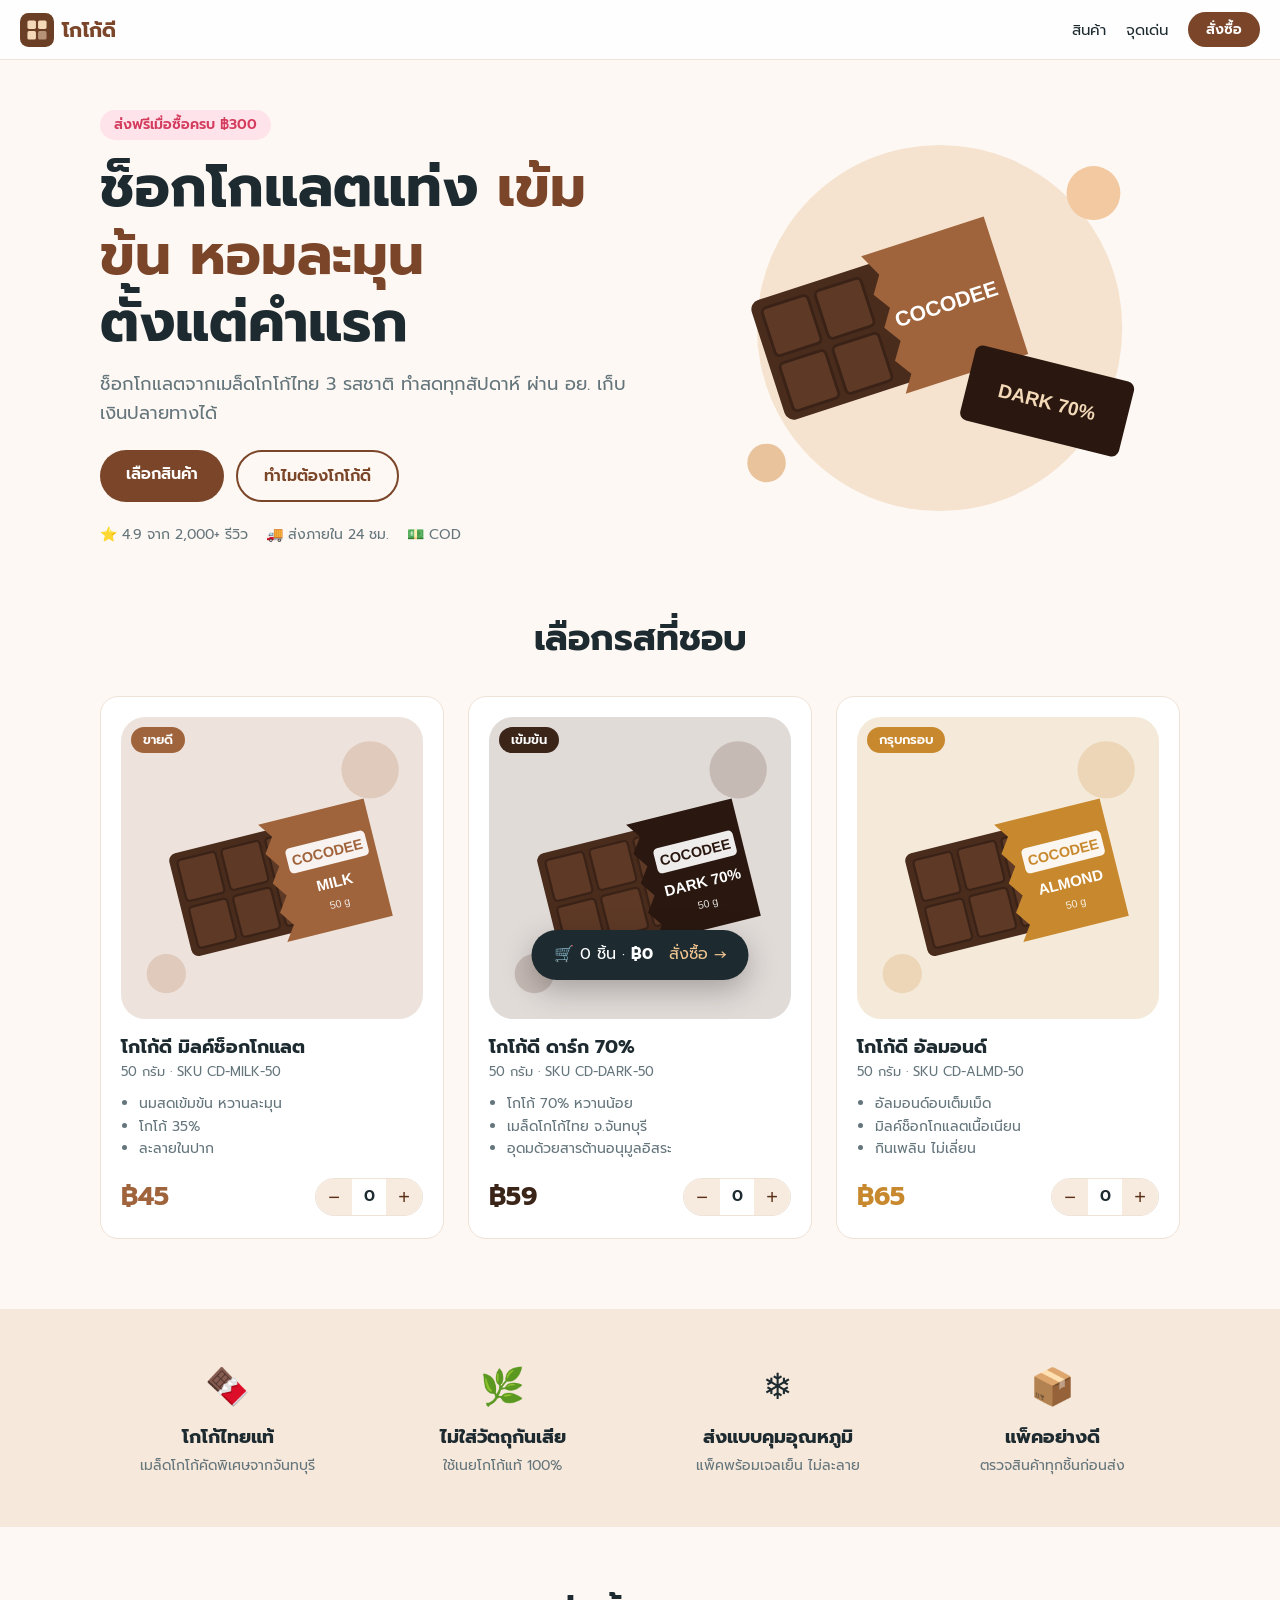
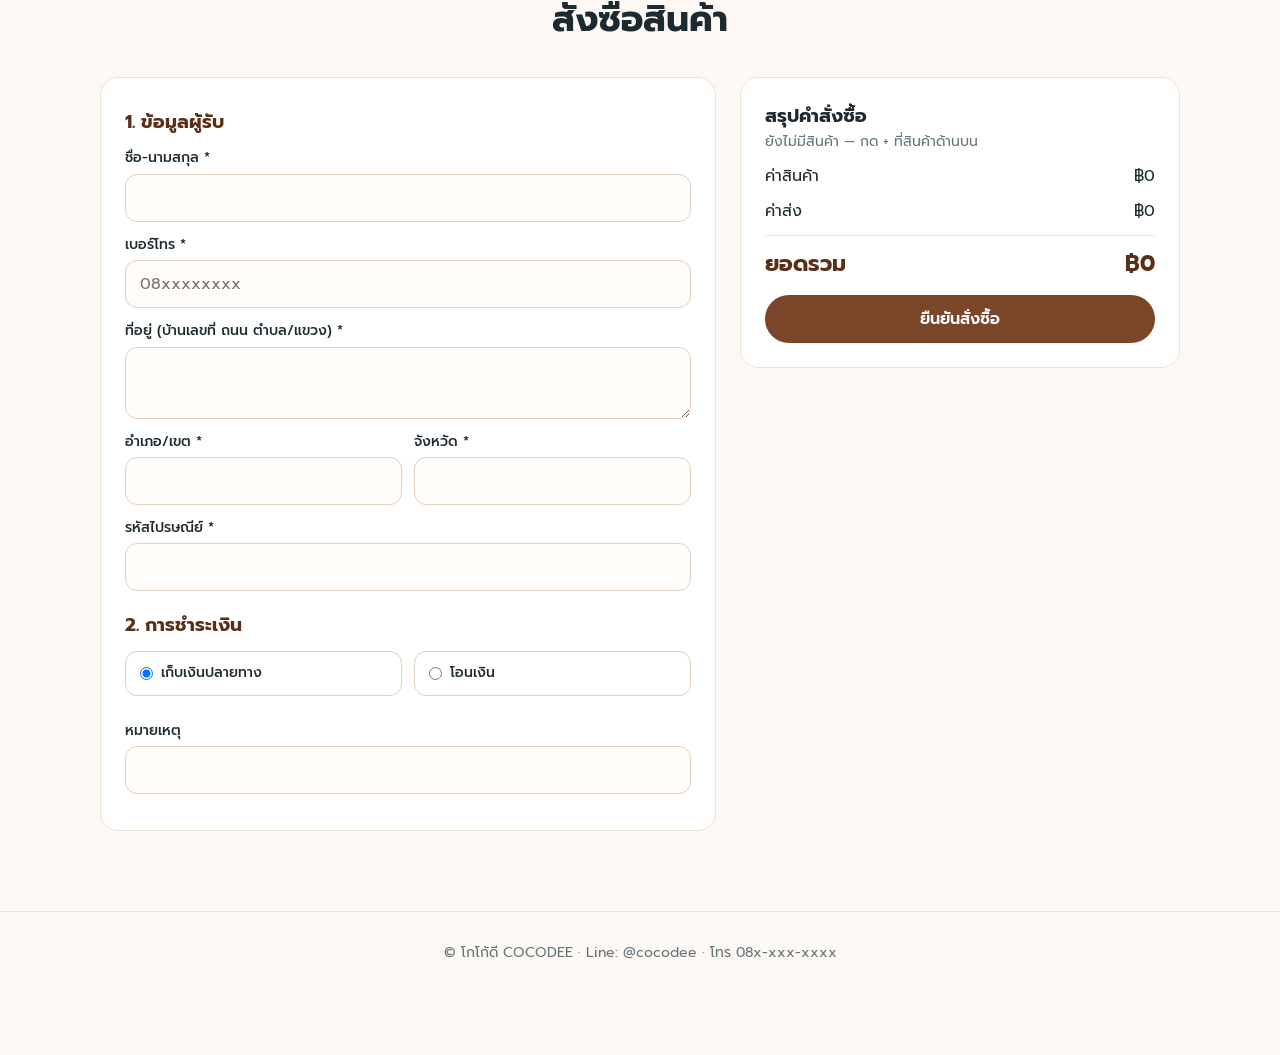
<file: index.html>
<!DOCTYPE html>
<html lang="th">
<head>
  <meta charset="UTF-8">
  <meta name="viewport" content="width=device-width, initial-scale=1">
  <title>โกโก้ดี COCODEE | ช็อกโกแลตแท่งจากโกโก้ไทย</title>
  <meta name="description" content="ช็อกโกแลตแท่งโกโก้ดี 3 รสชาติ มิลค์ ดาร์ก 70% และอัลมอนด์ สั่งง่าย ส่งไวทั่วไทย เก็บเงินปลายทางได้">
  <link rel="icon" href="images/logo.svg">
  <link rel="preconnect" href="https://fonts.googleapis.com">
  <link href="https://fonts.googleapis.com/css2?family=Prompt:wght@400;500;600;700&display=swap" rel="stylesheet">
  <link rel="stylesheet" href="css/style.css">
</head>
<body>
  <header class="nav">
    <a class="brand" href="#"><img src="images/logo.svg" alt=""> โกโก้ดี</a>
    <nav><a href="#products">สินค้า</a><a href="#why">จุดเด่น</a><a href="#order" class="btn sm">สั่งซื้อ</a></nav>
  </header>

  <section class="hero wrap">
    <div>
      <span class="pill">ส่งฟรีเมื่อซื้อครบ ฿300</span>
      <h1>ช็อกโกแลตแท่ง <em>เข้มข้น หอมละมุน</em><br>ตั้งแต่คำแรก</h1>
      <p>ช็อกโกแลตจากเมล็ดโกโก้ไทย 3 รสชาติ ทำสดทุกสัปดาห์ ผ่าน อย. เก็บเงินปลายทางได้</p>
      <div class="row"><a href="#products" class="btn">เลือกสินค้า</a><a href="#why" class="btn ghost">ทำไมต้องโกโก้ดี</a></div>
      <ul class="trust"><li>⭐ 4.9 จาก 2,000+ รีวิว</li><li>🚚 ส่งภายใน 24 ชม.</li><li>💵 COD</li></ul>
    </div>
    <img src="images/hero.svg" alt="ช็อกโกแลตแท่งโกโก้ดี" class="hero-img">
  </section>

  <section id="products" class="wrap">
    <h2>เลือกรสที่ชอบ</h2>
    <div class="grid" id="productGrid"></div>
  </section>

  <section id="why" class="why">
    <div class="wrap grid4">
      <div><b>🍫</b><h3>โกโก้ไทยแท้</h3><p>เมล็ดโกโก้คัดพิเศษจากจันทบุรี</p></div>
      <div><b>🌿</b><h3>ไม่ใส่วัตถุกันเสีย</h3><p>ใช้เนยโกโก้แท้ 100%</p></div>
      <div><b>❄️</b><h3>ส่งแบบคุมอุณหภูมิ</h3><p>แพ็คพร้อมเจลเย็น ไม่ละลาย</p></div>
      <div><b>📦</b><h3>แพ็คอย่างดี</h3><p>ตรวจสินค้าทุกชิ้นก่อนส่ง</p></div>
    </div>
  </section>

  <section id="order" class="wrap">
    <h2>สั่งซื้อสินค้า</h2>
    <div class="order">
      <form id="orderForm" novalidate>
        <h3>1. ข้อมูลผู้รับ</h3>
        <label>ชื่อ-นามสกุล *<input name="name" required maxlength="100" autocomplete="name"></label>
        <label>เบอร์โทร *<input name="phone" required inputmode="numeric" maxlength="12" placeholder="08xxxxxxxx" autocomplete="tel"></label>
        <label>ที่อยู่ (บ้านเลขที่ ถนน ตำบล/แขวง) *<textarea name="address" required maxlength="300" rows="2"></textarea></label>
        <div class="two">
          <label>อำเภอ/เขต *<input name="district" required maxlength="100"></label>
          <label>จังหวัด *<input name="province" required maxlength="100"></label>
        </div>
        <label>รหัสไปรษณีย์ *<input name="postcode" required inputmode="numeric" maxlength="5"></label>
        <h3>2. การชำระเงิน</h3>
        <div class="pay">
          <label><input type="radio" name="payment" value="COD" checked> เก็บเงินปลายทาง</label>
          <label><input type="radio" name="payment" value="โอนเงิน"> โอนเงิน</label>
        </div>
        <label>หมายเหตุ<input name="note" maxlength="300"></label>
        <input name="website" class="hp" tabindex="-1" autocomplete="off" aria-hidden="true">
        <p class="err" id="formErr"></p>
      </form>

      <aside class="summary">
        <h3>สรุปคำสั่งซื้อ</h3>
        <div id="summaryLines"></div>
        <div class="tot"><span>ค่าสินค้า</span><span id="sSub">฿0</span></div>
        <div class="tot"><span>ค่าส่ง</span><span id="sShip">฿0</span></div>
        <div class="tot big"><span>ยอดรวม</span><span id="sTotal">฿0</span></div>
        <p class="hint" id="shipHint"></p>
        <button class="btn block" id="submitBtn" form="orderForm">ยืนยันสั่งซื้อ</button>
      </aside>
    </div>
  </section>

  <footer><div class="wrap">© โกโก้ดี COCODEE · Line: @cocodee · โทร 08x-xxx-xxxx</div></footer>

  <a href="#order" class="cartbar" id="cartbar">🛒 <span id="cartCount">0</span> ชิ้น · <b id="cartTotal">฿0</b> <span>สั่งซื้อ →</span></a>

  <div class="modal" id="doneModal" hidden>
    <div class="box">
      <div class="ok">✓</div>
      <h3>สั่งซื้อสำเร็จ!</h3>
      <p>เลขที่คำสั่งซื้อ <b id="doneId"></b></p>
      <p>ยอดรวม <b id="doneTotal"></b></p>
      <p class="hint">เราจะแพ็คและส่งภายใน 24 ชม. ขอบคุณที่อุดหนุนครับ 🍫</p>
      <button class="btn" onclick="location.reload()">ตกลง</button>
    </div>
  </div>

  <script src="config.js"></script>
  <script src="js/shop.js"></script>
</body>
</html>
</file>
<file: css/style.css>
:root{--g:#7a4528;--gd:#5a2f18;--ink:#1d2a30;--mut:#64757c;--bg:#fdf8f3;--line:#efe2d6;--r:18px}
*{box-sizing:border-box;margin:0;padding:0}
[hidden]{display:none!important}
html{scroll-behavior:smooth}
body{font-family:Prompt,system-ui,sans-serif;color:var(--ink);background:var(--bg);line-height:1.6}
img{max-width:100%;display:block}
a{color:inherit;text-decoration:none}
.wrap{max-width:1120px;margin:auto;padding:0 20px}
h2{font-size:clamp(26px,4vw,36px);text-align:center;margin:64px 0 28px}
.btn{display:inline-block;background:var(--g);color:#fff;border:0;border-radius:999px;padding:12px 26px;font:600 16px Prompt,sans-serif;cursor:pointer;transition:.2s}
.btn:hover{background:var(--gd)}.btn:disabled{opacity:.6;cursor:wait}
.btn.ghost{background:transparent;color:var(--g);border:2px solid var(--g)}
.btn.sm{padding:7px 18px;font-size:14px}.btn.block{width:100%;margin-top:14px}
.nav{position:sticky;top:0;z-index:10;display:flex;justify-content:space-between;align-items:center;padding:12px 20px;background:#ffffffd9;backdrop-filter:blur(8px);border-bottom:1px solid var(--line)}
.brand{display:flex;gap:8px;align-items:center;font-weight:700;font-size:20px;color:var(--g)}.brand img{width:34px}
.nav nav{display:flex;gap:20px;align-items:center;font-size:15px}
.hero{display:grid;grid-template-columns:1.1fr 1fr;gap:30px;align-items:center;padding-top:50px}
.pill{display:inline-block;background:#ffe3ea;color:#d43c5e;padding:4px 14px;border-radius:999px;font-size:14px;font-weight:600}
.hero h1{font-size:clamp(34px,5.5vw,56px);line-height:1.2;margin:14px 0}.hero h1 em{font-style:normal;color:var(--g)}
.hero p{color:var(--mut);font-size:18px;margin-bottom:22px}
.row{display:flex;gap:12px;flex-wrap:wrap}
.trust{display:flex;gap:18px;list-style:none;margin-top:22px;color:var(--mut);font-size:14px;flex-wrap:wrap}
.grid{display:grid;grid-template-columns:repeat(auto-fit,minmax(280px,1fr));gap:24px}
.card{position:relative;background:#fff;border-radius:var(--r);padding:20px;border:1px solid var(--line);transition:.2s}
.card:hover{transform:translateY(-4px);box-shadow:0 14px 30px #4a2c1d14}
.card img{border-radius:14px;margin-bottom:14px}
.tag{position:absolute;top:30px;left:30px;background:var(--c);color:#fff;font-size:13px;padding:3px 12px;border-radius:999px;font-weight:600}
.size{color:var(--mut);font-size:13px}
.card ul{margin:10px 0 16px 18px;color:var(--mut);font-size:14px}
.buy{display:flex;justify-content:space-between;align-items:center}
.price{font-size:26px;color:var(--c)}
.step{display:flex;align-items:center;border:1px solid var(--line);border-radius:999px;overflow:hidden;background:#fff}
.step button{width:36px;height:36px;border:0;background:#f7ebdf;font-size:20px;cursor:pointer;color:var(--gd)}
.step button:hover{background:#f3e1cf}.step span{min-width:34px;text-align:center;font-weight:600}
.why{background:#f6e8da;margin-top:70px;padding:50px 0}
.grid4{display:grid;grid-template-columns:repeat(auto-fit,minmax(220px,1fr));gap:20px;text-align:center}
.grid4 b{font-size:36px}.grid4 h3{margin:6px 0 2px}.grid4 p{color:var(--mut);font-size:14px}
.order{display:grid;grid-template-columns:1.4fr 1fr;gap:24px;align-items:start}
form,.summary{background:#fff;border:1px solid var(--line);border-radius:var(--r);padding:24px}
form h3{margin:6px 0 10px;color:var(--gd)}form h3:not(:first-child){margin-top:20px}
label{display:block;font-size:14px;font-weight:500;margin-bottom:12px}
input,textarea{display:block;width:100%;margin-top:4px;padding:11px 14px;border:1px solid #e2d0c0;border-radius:12px;font:16px Prompt,sans-serif;background:#fffcf9}
input:focus,textarea:focus{outline:2px solid var(--g);border-color:transparent}
.two{display:grid;grid-template-columns:1fr 1fr;gap:12px}
.pay{display:flex;gap:12px;margin-bottom:12px}
.pay label{flex:1;display:flex;gap:8px;align-items:center;border:1px solid #e2d0c0;border-radius:12px;padding:10px 14px;cursor:pointer}
.pay input{width:auto;margin:0}
.hp{position:absolute;left:-9999px}
.err{color:#d43c5e;font-weight:500}
.summary{position:sticky;top:80px}
.line{display:flex;gap:10px;align-items:center;padding:10px 0;border-bottom:1px dashed var(--line)}
.line img{width:48px;border-radius:8px}.line div:nth-child(2){flex:1}.line small{display:block;color:var(--mut)}
.line .step button{width:28px;height:28px;font-size:16px}.line .step span{min-width:24px}
.tot{display:flex;justify-content:space-between;margin-top:10px}.tot.big{font-size:22px;font-weight:700;color:var(--gd);border-top:1px solid var(--line);padding-top:10px}
.hint{color:var(--mut);font-size:14px}
footer{margin-top:80px;padding:30px 0 90px;text-align:center;color:var(--mut);font-size:14px;border-top:1px solid var(--line)}
.cartbar{position:fixed;left:50%;bottom:-80px;transform:translateX(-50%);background:var(--ink);color:#fff;padding:12px 22px;border-radius:999px;box-shadow:0 10px 30px #0004;transition:.3s;z-index:20;white-space:nowrap}
.cartbar.show{bottom:20px}.cartbar span:last-child{margin-left:10px;color:#f0c48f}
.modal{position:fixed;inset:0;background:#0007;display:grid;place-items:center;z-index:50;padding:20px}
.modal .box{background:#fff;border-radius:var(--r);padding:30px;text-align:center;max-width:380px;width:100%}
.ok{width:64px;height:64px;border-radius:50%;background:var(--g);color:#fff;font-size:34px;display:grid;place-items:center;margin:0 auto 10px}
.modal p{margin:6px 0}.modal .btn{margin-top:14px}
@media(max-width:800px){.hero,.order{grid-template-columns:1fr}.hero-img{max-width:380px;margin:auto}.summary{position:static}.nav nav a:not(.btn){display:none}}
</file>
